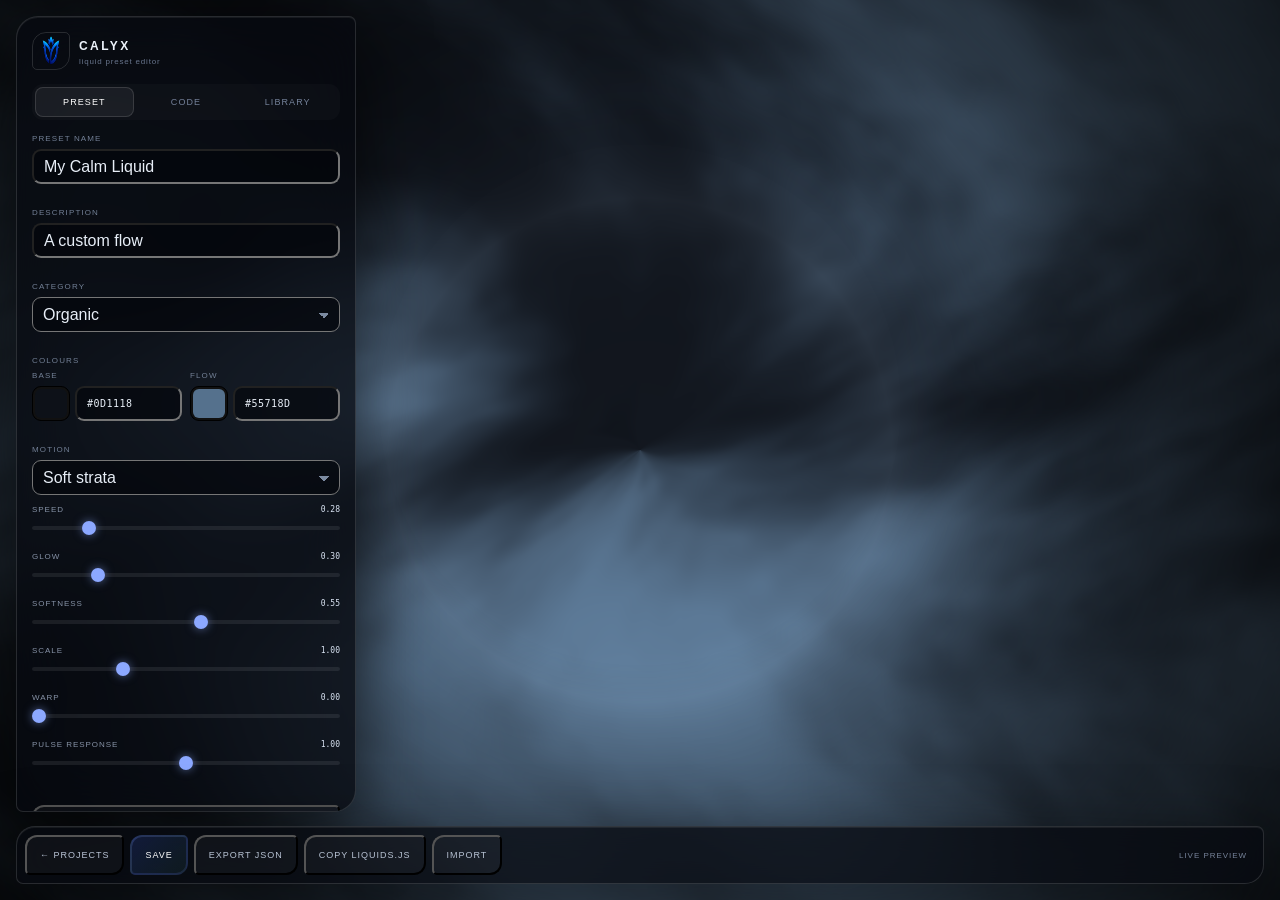
<file: editor.html>
<!DOCTYPE html>
<html lang="en">

<head>
  <meta charset="UTF-8">
  <meta name="viewport" content="width=device-width,initial-scale=1,maximum-scale=1,user-scalable=no">
  <title>Calyx — Preset Editor</title>
  <link rel="icon" type="image/png" href="icon.png">
  <style>
    * {
      box-sizing: border-box;
      margin: 0;
      padding: 0
    }

    html,
    body {
      width: 100%;
      height: 100%;
      overflow: hidden;
      background: #030509;
      color: #edf3fb;
      font-family: -apple-system, BlinkMacSystemFont, "SF Pro Display", "Segoe UI", sans-serif
    }

    button,
    input,
    select,
    textarea {
      font: inherit
    }

    button {
      cursor: pointer
    }

    #gl {
      position: fixed;
      inset: 0;
      width: 100%;
      height: 100%;
      display: block
    }

    .shade {
      position: fixed;
      inset: 0;
      pointer-events: none;
      background: radial-gradient(circle at 50% 45%, transparent 32%, #000b 100%);
      z-index: 2
    }

    .panel {
      position: fixed;
      z-index: 10;
      background: #070a11c2;
      border: 1px solid #fff2;
      backdrop-filter: blur(26px);
      box-shadow: 0 22px 70px #0009, inset 0 1px #fff1
    }

    /* ---------- SIDE PANEL ---------- */
    .side {
      left: 16px;
      top: 16px;
      bottom: 88px;
      width: 340px;
      border-radius: 22px 7px 22px 7px;
      padding: 15px;
      overflow-y: auto;
      overflow-x: hidden;
      scrollbar-width: thin;
      scrollbar-color: #ffffff30 transparent
    }

    .side::-webkit-scrollbar {
      width: 6px
    }

    .side::-webkit-scrollbar-thumb {
      background: #ffffff30;
      border-radius: 9px
    }

    .side::-webkit-scrollbar-thumb:hover {
      background: #ffffff50
    }

    .brand {
      display: flex;
      align-items: center;
      gap: 9px;
      margin-bottom: 14px;
      flex-shrink: 0
    }

    .brand img {
      width: 38px;
      height: 38px;
      border-radius: 14px 5px 14px 5px;
      border: 1px solid #fff2
    }

    .brand b {
      font-size: 12px;
      letter-spacing: .2em;
      text-transform: uppercase
    }

    .brand small {
      display: block;
      color: #68758c;
      font-size: 8px;
      margin-top: 3px;
      letter-spacing: .1em
    }

    /* ---------- TABS ---------- */
    .tabs {
      display: flex;
      gap: 3px;
      padding: 3px;
      background: #ffffff06;
      border: 1px solid #fff10;
      border-radius: 11px;
      margin-bottom: 14px;
      flex-shrink: 0
    }

    .tab {
      flex: 1;
      height: 30px;
      border: 1px solid transparent;
      background: transparent;
      color: #75829a;
      border-radius: 8px;
      font-size: 9px;
      letter-spacing: .12em;
      text-transform: uppercase;
      cursor: pointer;
      transition: .18s
    }

    .tab:hover {
      color: #c8d2e2
    }

    .tab.active {
      background: #ffffff0e;
      color: #fff;
      border-color: #fff2
    }

    .tab-panel {
      display: none;
      animation: panelFade .25s ease-out
    }

    .tab-panel.active {
      display: block
    }

    @keyframes panelFade {
      from {
        opacity: 0;
        transform: translateY(4px)
      }

      to {
        opacity: 1;
        transform: translateY(0)
      }
    }

    /* ---------- FORM ---------- */
    .section {
      border-top: 1px solid #fff12;
      padding-top: 12px;
      margin-top: 12px
    }

    .section:first-child {
      border-top: 0;
      padding-top: 0;
      margin-top: 0
    }

    .label {
      display: block;
      color: #738096;
      font-size: 8px;
      letter-spacing: .14em;
      text-transform: uppercase;
      margin-bottom: 6px
    }

    input[type=text],
    select {
      width: 100%;
      height: 35px;
      background: #02050a99;
      border: 1px solid #fff17;
      color: #e8eef7;
      border-radius: 9px;
      padding: 0 10px;
      outline: 0;
      transition: border-color .18s
    }

    input[type=text]:focus,
    select:focus {
      border-color: #8baeff66
    }

    select {
      appearance: none;
      background-image: linear-gradient(45deg, transparent 50%, #7b8aa0 50%),
        linear-gradient(135deg, #7b8aa0 50%, transparent 50%);
      background-position: calc(100% - 15px) 15px, calc(100% - 10px) 15px;
      background-size: 5px 5px, 5px 5px;
      background-repeat: no-repeat;
      padding-right: 30px
    }

    .row {
      display: grid;
      grid-template-columns: 1fr 1fr;
      gap: 8px
    }

    .field {
      margin-top: 9px
    }

    .colorWrap {
      display: flex;
      gap: 5px;
      align-items: stretch
    }

    .colorWrap input[type=color] {
      width: 38px;
      height: 35px;
      border: 1px solid #fff17;
      border-radius: 9px;
      background: #111;
      padding: 2px;
      cursor: pointer;
      flex-shrink: 0
    }

    .colorWrap input[type=color]::-webkit-color-swatch-wrapper {
      padding: 0
    }

    .colorWrap input[type=color]::-webkit-color-swatch {
      border: 0;
      border-radius: 6px
    }

    .colorWrap input[type=text] {
      flex: 1;
      min-width: 0;
      font-family: "SF Mono", Monaco, Menlo, Consolas, monospace;
      font-size: 10px;
      letter-spacing: .05em;
      text-transform: uppercase
    }

    /* ---------- SLIDERS ---------- */
    .slider {
      margin-top: 10px
    }

    .sliderHead {
      display: flex;
      justify-content: space-between;
      color: #8793a7;
      font-size: 8px;
      letter-spacing: .12em;
      text-transform: uppercase;
      margin-bottom: 4px
    }

    .sliderHead output {
      color: #dbe5f4;
      font-family: "SF Mono", Monaco, Menlo, Consolas, monospace;
      letter-spacing: 0
    }

    input[type=range] {
      width: 100%;
      -webkit-appearance: none;
      appearance: none;
      height: 20px;
      background: transparent;
      cursor: pointer
    }

    input[type=range]::-webkit-slider-runnable-track {
      height: 4px;
      background: #ffffff14;
      border-radius: 4px
    }

    input[type=range]::-webkit-slider-thumb {
      -webkit-appearance: none;
      appearance: none;
      width: 14px;
      height: 14px;
      border-radius: 50%;
      background: #8ca8ff;
      margin-top: -5px;
      box-shadow: 0 0 10px #8ca8ff88;
      transition: transform .15s
    }

    input[type=range]:hover::-webkit-slider-thumb {
      transform: scale(1.15)
    }

    input[type=range]::-moz-range-track {
      height: 4px;
      background: #ffffff14;
      border-radius: 4px
    }

    input[type=range]::-moz-range-thumb {
      width: 14px;
      height: 14px;
      border: 0;
      border-radius: 50%;
      background: #8ca8ff;
      box-shadow: 0 0 10px #8ca8ff88
    }

    /* ---------- BUTTONS ---------- */
    .btn {
      height: 40px;
      border: 1px solid #fff16;
      background: #ffffff08;
      color: #b9c4d5;
      padding: 0 13px;
      border-radius: 12px 5px 12px 5px;
      font-size: 9px;
      letter-spacing: .11em;
      transition: .18s;
      white-space: nowrap
    }

    .btn:hover {
      background: #ffffff12;
      color: #fff
    }

    .btn:active {
      transform: scale(.96)
    }

    .primary {
      background: linear-gradient(135deg, #426bff2c, #6ef1e310);
      color: #fff;
      border-color: #7596ff38
    }

    .btn.full {
      width: 100%;
      margin-top: 4px
    }

    .btn.chip {
      height: 26px;
      padding: 0 9px;
      border-radius: 8px 4px 8px 4px;
      font-size: 8px;
      letter-spacing: .08em
    }

    /* ---------- CODE TAB ---------- */
    .codeHelp {
      background: #ffffff05;
      border: 1px solid #fff10;
      border-radius: 10px;
      padding: 10px;
      font-size: 8px;
      line-height: 1.7;
      color: #8793a7;
      margin-bottom: 10px
    }

    .codeHelp b {
      color: #b9c4d5
    }

    .codeHelp code {
      font-family: "SF Mono", Monaco, Menlo, Consolas, monospace;
      background: #ffffff0a;
      padding: 1px 4px;
      border-radius: 3px;
      color: #cdd8e8
    }

    .codeHelp details {
      margin-top: 6px
    }

    .codeHelp summary {
      cursor: pointer;
      color: #9aa8bf;
      outline: 0
    }

    .codeHelp ul {
      margin: 6px 0 0 14px;
      padding: 0
    }

    .codeHelp li {
      margin: 3px 0
    }

    #customCode {
      width: 100%;
      min-height: 300px;
      background: #02050a;
      border: 1px solid #fff17;
      border-radius: 10px;
      color: #cdd8e8;
      padding: 12px;
      font-family: "SF Mono", Monaco, Menlo, Consolas, monospace;
      font-size: 11px;
      line-height: 1.65;
      resize: vertical;
      outline: 0;
      tab-size: 2;
      transition: border-color .18s;
      caret-color: #8ca8ff
    }

    #customCode:focus {
      border-color: #8baeff66
    }

    #customCode::placeholder {
      color: #445064
    }

    .snippetRow {
      display: flex;
      flex-wrap: wrap;
      gap: 5px;
      margin-top: 9px
    }

    .codeError {
      display: none;
      margin-top: 9px;
      padding: 9px 11px;
      background: #ff3b3b14;
      border: 1px solid #ff5b5b44;
      border-radius: 9px;
      color: #ffb0b0;
      font-family: "SF Mono", Monaco, Menlo, Consolas, monospace;
      font-size: 9px;
      line-height: 1.5;
      white-space: pre-wrap;
      word-break: break-word
    }

    .codeError.show {
      display: block
    }

    /* ---------- LIBRARY ---------- */
    .cards {
      display: grid;
      gap: 6px
    }

    .preset {
      display: flex;
      align-items: center;
      gap: 10px;
      border: 1px solid #fff12;
      background: #ffffff05;
      border-radius: 12px 5px 12px 5px;
      padding: 9px 11px;
      text-align: left;
      font-size: 10px;
      color: #dbe5f4;
      transition: .18s;
      cursor: pointer
    }

    .preset:hover {
      background: #ffffff0b;
      border-color: #fff3;
      transform: translateX(2px)
    }

    .preset .swatch {
      display: flex;
      gap: 3px;
      flex-shrink: 0
    }

    .preset .swatch i {
      display: block;
      width: 12px;
      height: 12px;
      border-radius: 50%;
      border: 1px solid #fff2
    }

    .preset .pInfo {
      flex: 1;
      min-width: 0
    }

    .preset .pInfo b {
      display: block;
      font-weight: 500;
      white-space: nowrap;
      overflow: hidden;
      text-overflow: ellipsis
    }

    .preset .pInfo small {
      display: block;
      color: #68758c;
      font-size: 8px;
      margin-top: 2px
    }

    .preset .pDel {
      width: 24px;
      height: 24px;
      border: 1px solid transparent;
      background: transparent;
      color: #5f6b7e;
      border-radius: 6px;
      font-size: 14px;
      line-height: 1;
      cursor: pointer;
      transition: .15s;
      flex-shrink: 0
    }

    .preset .pDel:hover {
      color: #ff8080;
      background: #ff3b3b18;
      border-color: #ff5b5b44
    }

    .empty {
      color: #5f6b7e;
      font-size: 9px;
      line-height: 1.7;
      padding: 12px 5px;
      text-align: center
    }

    /* ---------- BOTTOM BAR ---------- */
    .bottom {
      left: 16px;
      right: 16px;
      bottom: 16px;
      height: 58px;
      border-radius: 19px 7px 19px 7px;
      display: flex;
      align-items: center;
      gap: 6px;
      padding: 8px;
      overflow-x: auto;
      scrollbar-width: none
    }

    .bottom::-webkit-scrollbar {
      display: none
    }

    .spacer {
      flex: 1;
      min-width: 12px
    }

    .status {
      color: #77849a;
      font-size: 8px;
      letter-spacing: .12em;
      text-transform: uppercase;
      padding: 0 8px;
      white-space: nowrap;
      transition: color .25s
    }

    .status.success {
      color: #7ed7b9
    }

    .status.error {
      color: #ff8080
    }

    /* ---------- TOAST ---------- */
    .toast {
      position: fixed;
      bottom: 92px;
      left: 50%;
      transform: translateX(-50%) translateY(20px);
      padding: 12px 22px;
      background: #0a0e17e8;
      border: 1px solid #fff2;
      border-radius: 14px 6px 14px 6px;
      color: #e8eef7;
      font-size: 10px;
      letter-spacing: .12em;
      text-transform: uppercase;
      backdrop-filter: blur(20px);
      z-index: 100;
      opacity: 0;
      pointer-events: none;
      transition: opacity .3s, transform .3s;
      box-shadow: 0 18px 50px #0009
    }

    .toast.show {
      opacity: 1;
      transform: translateX(-50%) translateY(0)
    }

    .toast.success {
      border-color: #5bffa288;
      color: #b0ffd0
    }

    .toast.error {
      border-color: #ff5b5b88;
      color: #ffb0b0
    }

    /* ---------- RESPONSIVE ---------- */
    @media(max-width:820px) {
      .side {
        width: calc(100vw - 16px);
        left: 8px;
        top: 8px;
        bottom: 78px;
        padding: 12px
      }

      .bottom {
        left: 8px;
        right: 8px;
        bottom: 8px;
        height: 56px
      }

      .status {
        display: none
      }
    }

    @media(max-width:420px) {
      .tabs .tab {
        font-size: 8px;
        letter-spacing: .08em
      }

      .bottom .btn {
        padding: 0 10px;
        font-size: 8px
      }
    }
  </style>
</head>

<body>
  <canvas id="gl"></canvas>
  <div class="shade"></div>

  <aside class="panel side">
    <div class="brand">
      <img src="icon.png" alt="">
      <div><b>Calyx</b><small>liquid preset editor</small></div>
    </div>

    <div class="tabs">
      <button class="tab active" data-tab="preset">PRESET</button>
      <button class="tab" data-tab="code">CODE</button>
      <button class="tab" data-tab="presets">LIBRARY</button>
    </div>

    <!-- ============ PRESET TAB ============ -->
    <div class="tab-panel active" data-panel="preset">
      <div class="section">
        <label class="label">Preset name</label>
        <input id="name" type="text" value="My Calm Liquid" maxlength="32">
      </div>

      <div class="section">
        <label class="label">Description</label>
        <input id="desc" type="text" value="A custom flow" maxlength="48">
      </div>

      <div class="section">
        <label class="label">Category</label>
        <select id="cat">
          <option value="organic">Organic</option>
          <option value="energy">Energy</option>
          <option value="matter">Matter</option>
          <option value="strange">Strange</option>
        </select>
      </div>

      <div class="section">
        <label class="label">Colours</label>
        <div class="row">
          <div>
            <label class="label">Base</label>
            <div class="colorWrap">
              <input id="a" type="color" value="#0d1118">
              <input id="aHex" type="text" value="#0D1118" maxlength="7">
            </div>
          </div>
          <div>
            <label class="label">Flow</label>
            <div class="colorWrap">
              <input id="b" type="color" value="#55718d">
              <input id="bHex" type="text" value="#55718D" maxlength="7">
            </div>
          </div>
        </div>
      </div>

      <div class="section">
        <label class="label">Motion</label>
        <select id="motion">
          <option value="0">Soft strata</option>
          <option value="1">Cloudy flow</option>
          <option value="2">Slow fold</option>
          <option value="3">Gentle waves</option>
          <option value="4">Quiet facets</option>
          <option value="5">Warm drift</option>
          <option value="6">Water current</option>
          <option value="7">Soft rings</option>
          <option value="8">Rotational haze</option>
          <option value="9">Fine current</option>
          <option value="10">Floating cloud</option>
          <option value="11">Heavy flow</option>
          <option value="12">Viscous blend</option>
          <option value="13">Creamy ribbons</option>
          <option value="14">Faint rain</option>
          <option value="15">Velvet fold</option>
          <option value="16">Long waves</option>
          <option value="17">Still water</option>
          <option value="18">Mirror distortion</option>
          <option value="19">Dense lattice</option>
          <option value="20">Charged spiral</option>
          <option value="21">Earthy growth</option>
          <option value="22">Branching heat</option>
          <option value="23">Soft mirror</option>
          <option value="24">Fluid sheets</option>
          <option value="25">Floral turbulence</option>
          <option value="26">Pressure waves</option>
          <option value="27">Cracked convection</option>
          <option value="28">Planetary heat</option>
          <option value="29">Icy growth</option>
          <option value="30">Dark folds</option>
          <option value="31">Particle stream</option>
          <option value="-1">✨ Custom Code</option>
        </select>

        <div class="slider">
          <div class="sliderHead"><span>Speed</span><output id="speedOut">0.28</output></div>
          <input type="range" id="speed" min=".03" max="1.5" step=".01" value=".28">
        </div>
        <div class="slider">
          <div class="sliderHead"><span>Glow</span><output id="glowOut">0.30</output></div>
          <input type="range" id="glow" min="0" max="1.5" step=".01" value=".30">
        </div>
        <div class="slider">
          <div class="sliderHead"><span>Softness</span><output id="softOut">0.55</output></div>
          <input type="range" id="soft" min="0" max="1" step=".01" value=".55">
        </div>
        <div class="slider">
          <div class="sliderHead"><span>Scale</span><output id="scaleOut">1.00</output></div>
          <input type="range" id="scale" min=".2" max="3" step=".01" value="1">
        </div>
        <div class="slider">
          <div class="sliderHead"><span>Warp</span><output id="warpOut">0.00</output></div>
          <input type="range" id="warp" min="0" max="1" step=".01" value="0">
        </div>
        <div class="slider">
          <div class="sliderHead"><span>Pulse response</span><output id="pulseOut">1.00</output></div>
          <input type="range" id="pulse" min="0" max="2" step=".01" value="1">
        </div>
      </div>

      <div class="section">
        <button class="btn full" id="randomize">🎲 RANDOMIZE PARAMETERS</button>
      </div>
    </div>

    <!-- ============ CODE TAB ============ -->
    <div class="tab-panel" data-panel="code">
      <div class="codeHelp">
        Write custom GLSL motion code. Set <code>v</code> to your result (0.0 – 1.0).
        <details>
          <summary>Variables &amp; helpers</summary>
          <ul>
            <li><b>p</b> — vec2 position (origin centre)</li>
            <li><b>t</b> — float time × speed</li>
            <li><b>mouse</b> — vec2 mouse position</li>
            <li><b>d</b> — float distance from centre</li>
            <li><b>hash(vec2)</b> — pseudo-random 0–1</li>
            <li><b>noise(vec2)</b> — smooth value noise</li>
            <li><b>fbm(vec2)</b> — fractal Brownian motion</li>
            <li><b>rot(vec2, float)</b> — rotate a vector</li>
          </ul>
        </details>
      </div>

      <textarea id="customCode" spellcheck="false" placeholder="// Set v to your result..."></textarea>

      <div class="snippetRow">
        <button class="btn chip" data-snippet="flow">Flow</button>
        <button class="btn chip" data-snippet="warp">Warp</button>
        <button class="btn chip" data-snippet="rings">Rings</button>
        <button class="btn chip" data-snippet="grid">Grid</button>
        <button class="btn chip" data-snippet="radial">Radial</button>
        <button class="btn chip" data-snippet="cells">Cells</button>
        <button class="btn chip" data-snippet="clear">Clear</button>
      </div>

      <div class="codeError" id="codeError"></div>
    </div>

    <!-- ============ PRESETS TAB ============ -->
    <div class="tab-panel" data-panel="presets">
      <label class="label">Saved presets</label>
      <div id="saved" class="cards"></div>
    </div>
  </aside>

  <div class="panel bottom">
    <button class="btn" id="back">← PROJECTS</button>
    <button class="btn primary" id="save">SAVE</button>
    <button class="btn" id="export">EXPORT JSON</button>
    <button class="btn" id="copyJs">COPY LIQUIDS.JS</button>
    <button class="btn" id="import">IMPORT</button>
    <input id="file" type="file" accept=".json,application/json" hidden>
    <span class="spacer"></span>
    <span class="status" id="status">LIVE PREVIEW</span>
  </div>

  <div class="toast" id="toast"></div>

  <!-- ============================================================
       VERTEX SHADER
       ============================================================ -->
  <script id="vs" type="x-shader/x-vertex">
    attribute vec2 a_position;
    void main(){ gl_Position = vec4(a_position, 0., 1.); }
  </script>

  <!-- ============================================================
       FRAGMENT SHADER
       Custom code is injected at // __CUSTOM_CODE__
       ============================================================ -->
  <script id="fs" type="x-shader/x-fragment">
    precision mediump float;
    uniform vec2 u_resolution, u_mouse;
    uniform float u_time, u_pulse, u_speed, u_soft, u_glow;
    uniform float u_scale, u_warp, u_pulseAmt;
    uniform vec3 u_a, u_b;
    uniform int u_motion;

    float hash(vec2 p){ return fract(sin(dot(p, vec2(127.1, 311.7))) * 43758.5453); }
    float noise(vec2 p){
      vec2 i = floor(p), f = fract(p);
      f = f * f * (3. - 2. * f);
      return mix(mix(hash(i), hash(i + vec2(1., 0.)), f.x),
                 mix(hash(i + vec2(0., 1.)), hash(i + vec2(1., 1.)), f.x), f.y);
    }
    float fbm(vec2 p){
      float v = 0., a = .5;
      for(int i = 0; i < 5; i++){ v += noise(p) * a; p *= 2.; a *= .5; }
      return v;
    }
    vec2 rot(vec2 p, float a){ float c = cos(a), s = sin(a); return vec2(c*p.x - s*p.y, s*p.x + c*p.y); }

    void main(){
      vec2 uv = (gl_FragCoord.xy - .5 * u_resolution.xy) / min(u_resolution.x, u_resolution.y);
      vec2 mouse = (u_mouse - .5 * u_resolution.xy) / min(u_resolution.x, u_resolution.y);
      vec2 p = uv;
      float t = u_time * u_speed;
      float d = length(p);

      vec2 md = p - mouse;
      float mdist = length(md);
      if (mdist < .8) {
        p += normalize(md) * .055 * (1. - mdist / .8);
      }

      p *= u_scale;

      if (u_warp > 0.001) {
        p += vec2(fbm(p * 2. + t * .3), fbm(p * 2. + 5.3 + t * .25)) * u_warp * .3;
      }

      float v = 0.;

      if (u_motion == -1) {
        // __CUSTOM_CODE__
      } else if(u_motion == 0) {
        vec2 q = p; q.x += sin(q.y * 6. - t * .65) * .16;
        v = fbm(q * 2.7 + vec2(t * .06, -t * .03));
      } else if(u_motion == 1) {
        vec2 q = p * 2.5; v = fbm(q + vec2(t * .08, -t * .04));
      } else if(u_motion == 2) {
        vec2 q = rot(p, t * .05); v = fbm(q * 3.0);
        v = .5 + .5 * v + sin(q.x * 7. + v * 3. - t) * .08;
      } else if(u_motion == 3) {
        vec2 q = p; q.y += sin(q.x * 5. + t * .45) * .12;
        v = fbm(q * 3.2);
      } else if(u_motion == 4) {
        vec2 q = p * 3.; vec2 g = abs(fract(q) - .5);
        v = 1. - length(g) * 1.45;
        v = v * .7 + fbm(q + t * .04) * .3;
      } else if(u_motion == 5) {
        vec2 q = p * 2.1; v = fbm(q + vec2(t * .16, -t * .08));
        v = .5 + .5 * v;
      } else if(u_motion == 6) {
        vec2 q = p * 3.; q.y += sin(q.x * 5. + t * .5) * .10;
        v = fbm(q);
      } else if(u_motion == 7) {
        vec2 q = p * 2.8;
        v = sin(length(q + vec2(sin(t), cos(t)) * .12) * 7. - t) * .10 + .5 + fbm(q + t * .03) * .35;
      } else if(u_motion == 8) {
        vec2 q = rot(p, t * .035); v = fbm(q * 2.2);
      } else if(u_motion == 9) {
        vec2 q = p * 3.; v = fbm(q * 1.6 + vec2(t * .05, -t * .02));
        v += sin(q.x * 8. + q.y * 3. - t) * .08;
      } else if(u_motion == 10) {
        vec2 q = p * 3.5; v = fbm(q + vec2(sin(t * .3), cos(t * .25)) * .12);
      } else if(u_motion == 11) {
        vec2 q = p * 2.5; v = fbm(q);
        v += sin(q.x * 5. + fbm(q * 2.) * 2. - t * .35) * .10;
      } else if(u_motion == 12) {
        vec2 q = p; q.x += fbm(q * 2.) * .28;
        v = fbm(q * 3. + vec2(t * .035, -t * .018));
      } else if(u_motion == 13) {
        vec2 q = p * 2.; q.y += sin(q.x * 4. + t * .2) * .08;
        v = fbm(q * 2.);
        v += sin(q.x * 4. + v * 2. - t * .15) * .06;
      } else if(u_motion == 14) {
        vec2 q = p * 4.; float col = floor(q.x);
        float yy = fract(q.y + t * .12 * (.5 + hash(vec2(col, 2.))));
        v = smoothstep(.92, .12, yy) * .24 + fbm(q * .7) * .55;
      } else if(u_motion == 15) {
        vec2 q = rot(p, t * .02); v = fbm(q * 2.4);
        v += sin(q.x * 5. + v * 5. - t * .25) * .08;
      } else if(u_motion == 16) {
        vec2 q = p; q.y += sin(q.x * 4. + t * .25) * .14;
        v = fbm(q * 2.5);
      } else if(u_motion == 17) {
        vec2 q = p * 2.; v = fbm(q + vec2(sin(t * .2), cos(t * .17)) * .08);
        v += sin(q.x * 3. + q.y * 2. - t * .15) * .05;
      } else if(u_motion == 18) {
        vec2 q = p * 2.2; v = fbm(q + vec2(t * .04, -t * .02));
        v += sin(q.y * 6. + v * 2.) * .06;
      } else if(u_motion == 19) {
        vec2 q = p * 1.8; v = fbm(q * 2. + vec2(-t * .03, t * .06));
        v = pow(v, 1.2);
      } else if(u_motion == 20) {
        vec2 q = rot(p, t * .07); v = fbm(q * 2.5 + vec2(sin(t * .5), cos(t * .3)) * .1);
      } else if(u_motion == 21) {
        vec2 q = p * 3.2; v = fbm(q * .8 + vec2(t * .02, -t * .01));
        v += sin(q.x * 3. + q.y * 5. - t) * .1;
      } else if(u_motion == 22) {
        vec2 q = p * 2.4; v = fbm(q + vec2(t * .09, t * .04));
        v += sin(q.x * 7. + fbm(q * 3.) * 3. - t * .4) * .09;
      } else if(u_motion == 23) {
        vec2 q = p * 2.0; v = fbm(q + vec2(sin(t * .1), cos(t * .15)) * .2);
      } else if(u_motion == 24) {
        vec2 q = p * 2.6; v = fbm(q + vec2(t * .02, -t * .1));
        v += sin(q.y * 8. + t) * .07;
      } else if(u_motion == 25) {
        vec2 q = rot(p, t * .015); v = fbm(q * 2.8 + vec2(t * .05, 0.));
      } else if(u_motion == 26) {
        vec2 q = p * 2.4; v = fbm(q + vec2(t * .05, -t * .03));
        v = smoothstep(.2, .8, v);
      } else if(u_motion == 27) {
        vec2 q = p * 3.5; v = fbm(q) * (1. - length(p) * .5);
        v += sin(q.x * 4. + t * .3) * .06;
      } else if(u_motion == 28) {
        vec2 q = p * 2.2; v = fbm(q * 1.5 + vec2(t * .03, -t * .05));
        v = pow(v, 1.4);
      } else if(u_motion == 29) {
        vec2 q = p * 4.; vec2 g = abs(fract(q) - .5);
        v = max(g.x, g.y) * 2.;
        v = v * .5 + fbm(q * 1.2 + t * .04) * .5;
      } else if(u_motion == 30) {
        vec2 q = rot(p, t * .025); v = fbm(q * 2.6);
        v = v * v;
      } else if(u_motion == 31) {
        vec2 q = p * 2.5; v = fbm(q + vec2(t * .12, t * .06));
        v += sin(q.x * 3. - t * .2) * .08;
      } else {
        v = fbm(p * 2.5 + t * .02);
      }

      v = clamp(v, .02, .98);
      float structure = smoothstep(.15, .85, v);
      vec3 color = mix(u_a, u_b, structure);

      float detail = mix(.04, .16, u_soft);
      float highlight = pow(max(0., 1. - abs(v - .58) * 3.2), 2.) * detail * u_glow;
      float edge = smoothstep(.02, .18, 1. - abs(v - .5) * 2.) * .035 * u_glow;
      float pointer = exp(-length(p - mouse) * 6.) * .06 * u_glow;
      float pulse = exp(-abs(d - (.28 + u_pulse * .12)) * 25.) * .16 * u_glow * u_pulseAmt;
      color += vec3(.8, .9, 1.) * (highlight + edge + pointer + pulse);
      color *= 1.05 - .38 * smoothstep(.2, 1., d);

      gl_FragColor = vec4(max(color, vec3(0.)), 1.);
    }
  </script>

  <!-- ============================================================
       MAIN SCRIPT
       ============================================================ -->
  <script>
    "use strict";

    // ---------- Utilities ----------
    const $ = id => document.getElementById(id);
    const clamp = (v, a, b) => Math.min(b, Math.max(a, v));

    function toast(msg, type) {
      const t = $("toast");
      t.textContent = msg;
      t.className = "toast show" + (type ? " " + type : "");
      clearTimeout(t._timer);
      t._timer = setTimeout(() => t.classList.remove("show"), 2400);
    }

    function setStatus(msg, cls) {
      const s = $("status");
      s.textContent = msg;
      s.className = "status" + (cls ? " " + cls : "");
      clearTimeout(s._timer);
      s._timer = setTimeout(() => {
        s.textContent = "LIVE PREVIEW";
        s.className = "status";
      }, 1800);
    }

    function escapeStr(s) {
      return String(s).replace(/\\/g, "\\\\").replace(/"/g, '\\"');
    }

    function escapeForTemplate(s) {
      return String(s).replace(/\\/g, "\\\\").replace(/`/g, "\\`").replace(/\$\{/g, "\\${");
    }

    function rgb(hex) {
      hex = hex.replace("#", "");
      if (hex.length === 3) hex = hex.split("").map(c => c + c).join("");
      return [
        parseInt(hex.slice(0, 2), 16) / 255,
        parseInt(hex.slice(2, 4), 16) / 255,
        parseInt(hex.slice(4, 6), 16) / 255
      ];
    }

    // ---------- WebGL setup ----------
    const canvas = $("gl");
    const gl = canvas.getContext("webgl", { antialias: false, preserveDrawingBuffer: false });
    if (!gl) {
      document.body.innerHTML = '<div style="padding:30px;color:white">WebGL is unavailable in this browser.</div>';
      throw new Error("WebGL unavailable");
    }

    // Shared geometry (one buffer for the fullscreen quad)
    const quadBuf = gl.createBuffer();
    gl.bindBuffer(gl.ARRAY_BUFFER, quadBuf);
    gl.bufferData(gl.ARRAY_BUFFER,
      new Float32Array([-1, -1, 1, -1, -1, 1, -1, 1, 1, -1, 1, 1]),
      gl.STATIC_DRAW);

    let currentProgram = null;
    let currentAttribPos = -1;
    let U = {};

    function compileShader(type, src) {
      const s = gl.createShader(type);
      gl.shaderSource(s, src);
      gl.compileShader(s);
      if (!gl.getShaderParameter(s, gl.COMPILE_STATUS)) {
        const log = gl.getShaderInfoLog(s) || "Unknown shader error";
        gl.deleteShader(s);
        throw new Error(log);
      }
      return s;
    }

    function buildFragmentSource(customCode) {
      const base = $("fs").textContent;
      const useCustom = customCode && customCode.trim().length > 0;
      const injected = useCustom ? customCode : "v = fbm(p * 2.5 + t * 0.02);";
      return base.replace("// __CUSTOM_CODE__", injected);
    }

    function compileProgram(customCode) {
      const vsSrc = $("vs").textContent;
      const fsSrc = buildFragmentSource(customCode);

      const vs = compileShader(gl.VERTEX_SHADER, vsSrc);
      const fs = compileShader(gl.FRAGMENT_SHADER, fsSrc);

      const prog = gl.createProgram();
      gl.attachShader(prog, vs);
      gl.attachShader(prog, fs);
      gl.linkProgram(prog);

      gl.deleteShader(vs);
      gl.deleteShader(fs);

      if (!gl.getProgramParameter(prog, gl.LINK_STATUS)) {
        const log = gl.getProgramInfoLog(prog) || "Link failed";
        gl.deleteProgram(prog);
        throw new Error(log);
      }

      return prog;
    }

    function installProgram(prog) {
      if (currentProgram && currentProgram !== prog) {
        gl.deleteProgram(currentProgram);
      }
      currentProgram = prog;
      gl.useProgram(prog);

      U = {
        res: gl.getUniformLocation(prog, "u_resolution"),
        mouse: gl.getUniformLocation(prog, "u_mouse"),
        time: gl.getUniformLocation(prog, "u_time"),
        motion: gl.getUniformLocation(prog, "u_motion"),
        pulse: gl.getUniformLocation(prog, "u_pulse"),
        a: gl.getUniformLocation(prog, "u_a"),
        b: gl.getUniformLocation(prog, "u_b"),
        speed: gl.getUniformLocation(prog, "u_speed"),
        soft: gl.getUniformLocation(prog, "u_soft"),
        glow: gl.getUniformLocation(prog, "u_glow"),
        scale: gl.getUniformLocation(prog, "u_scale"),
        warp: gl.getUniformLocation(prog, "u_warp"),
        pulseAmt: gl.getUniformLocation(prog, "u_pulseAmt")
      };

      gl.bindBuffer(gl.ARRAY_BUFFER, quadBuf);
      currentAttribPos = gl.getAttribLocation(prog, "a_position");
      gl.enableVertexAttribArray(currentAttribPos);
      gl.vertexAttribPointer(currentAttribPos, 2, gl.FLOAT, false, 0, 0);
    }

    // ---------- Shader compilation control ----------
    let compileKey = "";
    let compileTimer = null;
    let lastGoodProgram = null;

    function showCodeError(msg) {
      const el = $("codeError");
      el.textContent = msg;
      el.classList.add("show");
    }

    function hideCodeError() {
      $("codeError").classList.remove("show");
    }

    function rebuildShader(immediate) {
      clearTimeout(compileTimer);
      const run = () => {
        const motion = +$("motion").value;
        const code = $("customCode").value;
        const key = motion + "|" + (motion === -1 ? code : "");
        if (key === compileKey && lastGoodProgram) return;
        compileKey = key;

        try {
          const prog = compileProgram(motion === -1 ? code : "");
          installProgram(prog);
          lastGoodProgram = prog;
          hideCodeError();
        } catch (e) {
          showCodeError("Shader error:\n" + e.message);
          if (lastGoodProgram) {
            installProgram(lastGoodProgram);
            currentProgram = lastGoodProgram;
          }
        }
      };
      if (immediate) run();
      else compileTimer = setTimeout(run, 400);
    }

    // ---------- Viewport ----------
    let dpr = 1, W = 1, H = 1;
    function resize() {
      dpr = Math.min(devicePixelRatio || 1, 1.25);
      W = Math.max(1, Math.floor(innerWidth * dpr));
      H = Math.max(1, Math.floor(innerHeight * dpr));
      canvas.width = W;
      canvas.height = H;
      gl.viewport(0, 0, W, H);
    }
    addEventListener("resize", resize, { passive: true });
    resize();

    // ---------- Pointer ----------
    let mx = innerWidth / 2, my = innerHeight / 2;
    let tx = mx, ty = innerHeight - my;
    let pulseVal = 0;   // animation pulse (renamed to avoid clashing with the slider)

    addEventListener("pointermove", e => {
      tx = e.clientX * dpr;
      ty = (innerHeight - e.clientY) * dpr;
    }, { passive: true });

    addEventListener("pointerdown", () => { pulseVal = 1; }, { passive: true });

    // ---------- Preset getters / setters ----------
    function getPreset() {
      return {
        name: $("name").value.trim() || "Untitled Liquid",
        desc: $("desc").value.trim() || "A custom flow",
        cat: $("cat").value,
        a: $("a").value,
        b: $("b").value,
        motion: +$("motion").value,
        speed: +$("speed").value,
        glow: +$("glow").value,
        soft: +$("soft").value,
        scale: +$("scale").value,
        warp: +$("warp").value,
        pulse: +$("pulse").value,
        custom: $("customCode").value
      };
    }

    function applyPreset(p) {
      $("name").value = p.name || "Untitled Liquid";
      $("desc").value = p.desc || "A custom flow";
      $("cat").value = p.cat || "organic";
      $("a").value = p.a || "#0d1118";
      $("b").value = p.b || "#55718d";
      $("motion").value = p.motion ?? 0;
      $("speed").value = p.speed ?? 0.28;
      $("glow").value = p.glow ?? 0.30;
      $("soft").value = p.soft ?? 0.55;
      $("scale").value = p.scale ?? 1.00;
      $("warp").value = p.warp ?? 0.00;
      $("pulse").value = p.pulse ?? 1.00;
      $("customCode").value = p.custom || "";
      syncUI();
      rebuildShader(true);
    }

    function syncUI() {
      ["speed", "glow", "soft", "scale", "warp", "pulse"].forEach(id => {
        const el = $(id + "Out");
        if (el) el.textContent = (+$(id).value).toFixed(2);
      });
      const aEl = $("a"), aHex = $("aHex");
      const bEl = $("b"), bHex = $("bHex");
      if (aEl && aHex) aHex.value = aEl.value.toUpperCase();
      if (bEl && bHex) bHex.value = bEl.value.toUpperCase();
    }

    // ---------- Color sync ----------
    $("a").addEventListener("input", () => { $("aHex").value = $("a").value.toUpperCase(); });
    $("b").addEventListener("input", () => { $("bHex").value = $("b").value.toUpperCase(); });

    function bindHexInput(hexEl, colorEl) {
      hexEl.addEventListener("input", () => {
        let v = hexEl.value.trim();
        if (v[0] !== "#") v = "#" + v;
        if (/^#[0-9a-f]{6}$/i.test(v)) colorEl.value = v;
      });
      hexEl.addEventListener("blur", () => {
        hexEl.value = colorEl.value.toUpperCase();
      });
    }
    bindHexInput($("aHex"), $("a"));
    bindHexInput($("bHex"), $("b"));

    // ---------- Sliders ----------
    ["speed", "glow", "soft", "scale", "warp", "pulse"].forEach(id => {
      $(id).addEventListener("input", syncUI);
    });

    // ---------- Motion ----------
    $("motion").addEventListener("change", () => {
      if (+$("motion").value === -1) {
        switchTab("code");
        // If the code area is empty, seed it with the default template
        if (!$("customCode").value.trim()) {
          $("customCode").value = DEFAULT_TEMPLATE;
        }
      }
      rebuildShader(true);
    });

    // ---------- Custom code ----------
    $("customCode").addEventListener("input", () => {
      if (+$("motion").value === -1) rebuildShader(false);
    });

    // ---------- Tabs ----------
    function switchTab(name) {
      document.querySelectorAll(".tab").forEach(t => t.classList.toggle("active", t.dataset.tab === name));
      document.querySelectorAll(".tab-panel").forEach(p => p.classList.toggle("active", p.dataset.panel === name));
    }

    document.querySelectorAll(".tab").forEach(t => {
      t.addEventListener("click", () => switchTab(t.dataset.tab));
    });

    // ---------- Snippets ----------
    const SNIPPETS = {
      flow: `vec2 q = p * 3.0;
q.x += sin(q.y * 5.0 + t * 0.5) * 0.15;
v = fbm(q + vec2(t * 0.05, -t * 0.03));`,
      warp: `vec2 q = p * 2.0;
vec2 w = vec2(fbm(q + t * 0.1), fbm(q + 5.2 + t * 0.15));
v = fbm(q + w * 2.0);`,
      rings: `float r = length(p);
v = sin(r * 12.0 - t * 2.0) * 0.5 + 0.5;
v *= exp(-r * 0.8);`,
      grid: `vec2 q = p * 4.0;
vec2 g = abs(fract(q) - 0.5);
v = 1.0 - length(g) * 1.6;
v = clamp(v, 0.0, 1.0);`,
      radial: `float a = atan(p.y, p.x);
float r = length(p);
v = sin(a * 6.0 + r * 8.0 - t * 1.5) * 0.5 + 0.5;`,
      cells: `vec2 q = p * 3.0;
vec2 i = floor(q);
vec2 f = fract(q);
float minD = 1.0;
for (int x = -1; x <= 1; x++) {
  for (int y = -1; y <= 1; y++) {
    vec2 n = vec2(float(x), float(y));
    vec2 pt = vec2(hash(i + n), hash(i + n + 7.7)) * vec2(0.6) + vec2(0.2);
    float dd = length(f - n - pt);
    minD = min(minD, dd);
  }
}
v = minD * 1.6;`
    };

    document.querySelectorAll("[data-snippet]").forEach(btn => {
      btn.addEventListener("click", () => {
        const key = btn.dataset.snippet;
        const ta = $("customCode");
        if (key === "clear") {
          ta.value = "";
        } else {
          const code = SNIPPETS[key];
          if (!code) return;
          const needsNewline = ta.value.length > 0 && !ta.value.endsWith("\n");
          ta.value += (needsNewline ? "\n\n" : "") + code;
        }
        if (+$("motion").value !== -1) {
          $("motion").value = "-1";
        }
        rebuildShader(true);
        ta.focus();
      });
    });

    // ---------- Default template ----------
    const DEFAULT_TEMPLATE = `// Custom motion code — set v to your result.
// Variables: p (vec2), t (float), mouse (vec2), d (float)
// Helpers:   hash(vec2), noise(vec2), fbm(vec2), rot(vec2, float)

vec2 q = p * 3.0;
q.x += sin(q.y * 5.0 + t * 0.5) * 0.15;
v = fbm(q + vec2(t * 0.05, -t * 0.03));`;

    // ---------- Library ----------
    function renderSaved() {
      const arr = JSON.parse(localStorage.getItem("calyx.presets") || "[]");
      const box = $("saved");
      box.innerHTML = "";

      if (!arr.length) {
        box.innerHTML = '<div class="empty">No saved presets yet.<br>Save one and it will live in this browser.</div>';
        return;
      }

      arr.forEach((o, i) => {
        const row = document.createElement("div");
        row.className = "preset";

        const swatch = document.createElement("div");
        swatch.className = "swatch";
        swatch.innerHTML = `<i style="background:${o.a}"></i><i style="background:${o.b}"></i>`;

        const info = document.createElement("div");
        info.className = "pInfo";
        const motionLabel = o.motion === -1 ? "custom" : "motion " + o.motion;
        info.innerHTML = `<b>${escapeStr(o.name)}</b><small>${escapeStr(o.cat || "organic")} · ${motionLabel}</small>`;

        const del = document.createElement("button");
        del.className = "pDel";
        del.textContent = "×";
        del.title = "Delete";
        del.addEventListener("click", (e) => {
          e.stopPropagation();
          const next = arr.filter((_, n) => n !== i);
          localStorage.setItem("calyx.presets", JSON.stringify(next));
          renderSaved();
          toast("Deleted " + o.name, "success");
        });

        row.appendChild(swatch);
        row.appendChild(info);
        row.appendChild(del);
        row.addEventListener("click", () => {
          applyPreset(o);
          toast("Loaded " + o.name, "success");
        });

        box.appendChild(row);
      });
    }

    // ---------- Save ----------
    $("save").addEventListener("click", () => {
      const o = getPreset();
      const arr = JSON.parse(localStorage.getItem("calyx.presets") || "[]");
      const i = arr.findIndex(x => x.name === o.name);
      if (i >= 0) arr[i] = o;
      else arr.unshift(o);
      localStorage.setItem("calyx.presets", JSON.stringify(arr));
      renderSaved();
      setStatus("SAVED • " + o.name, "success");
      toast("Saved " + o.name, "success");
    });

    // ---------- Export JSON ----------
    $("export").addEventListener("click", () => {
      const o = getPreset();
      const json = JSON.stringify(o, null, 2);
      const blob = new Blob([json], { type: "application/json" });
      const a = document.createElement("a");
      a.href = URL.createObjectURL(blob);
      a.download = o.name.toLowerCase().replace(/[^a-z0-9]+/g, "-") + ".json";
      a.click();
      URL.revokeObjectURL(a.href);
      setStatus("EXPORTED", "success");
      toast("Exported JSON", "success");
    });

    // ---------- Copy liquids.js entry ----------
    function buildLiquidJsEntry(p) {
      const props = [
        `name: "${escapeStr(p.name)}"`,
        `cat: "${escapeStr(p.cat)}"`,
        `desc: "${escapeStr(p.desc)}"`,
        `a: "${p.a}"`,
        `b: "${p.b}"`,
        `motion: ${p.motion}`,
        `speed: ${p.speed.toFixed(2)}`,
        `glow: ${p.glow.toFixed(2)}`,
        `soft: ${p.soft.toFixed(2)}`,
        `scale: ${p.scale.toFixed(2)}`,
        `warp: ${p.warp.toFixed(2)}`,
        `pulse: ${p.pulse.toFixed(2)}`
      ];
      if (p.motion === -1 && p.custom && p.custom.trim()) {
        props.push("custom: `" + escapeForTemplate(p.custom) + "`");
      }
      return "  {\n    " + props.join(",\n    ") + "\n  },";
    }

    $("copyJs").addEventListener("click", async () => {
      const o = getPreset();
      const code = buildLiquidJsEntry(o);
      try {
        await navigator.clipboard.writeText(code);
        setStatus("COPIED", "success");
        toast("liquids.js entry copied", "success");
      } catch (e) {
        const ta = document.createElement("textarea");
        ta.value = code;
        ta.style.position = "fixed";
        ta.style.opacity = "0";
        document.body.appendChild(ta);
        ta.select();
        try {
          document.execCommand("copy");
          toast("liquids.js entry copied", "success");
        } catch (e2) {
          toast("Copy failed — check console", "error");
          console.log(code);
        }
        document.body.removeChild(ta);
      }
    });

    // ---------- Import ----------
    $("import").addEventListener("click", () => $("file").click());

    $("file").addEventListener("change", (e) => {
      const f = e.target.files[0];
      if (!f) return;
      const r = new FileReader();
      r.onload = () => {
        try {
          const obj = JSON.parse(r.result);
          applyPreset(obj);
          setStatus("IMPORTED", "success");
          toast("Imported " + (obj.name || "preset"), "success");
        } catch (_) {
          setStatus("INVALID", "error");
          toast("Invalid preset file", "error");
        }
      };
      r.readAsText(f);
      e.target.value = "";
    });

    // ---------- Back ----------
    $("back").addEventListener("click", () => { location.href = "index.html"; });

    // ---------- Randomize ----------
    const ADJ = ["Silent", "Velvet", "Frozen", "Molten", "Ancient", "Neon", "Hollow", "Lucid", "Crimson", "Verdant", "Cosmic", "Fractured", "Gentle", "Wild", "Electric", "Drifting", "Deep", "Pale"];
    const NOUN = ["Tide", "Ember", "Bloom", "Vortex", "Drift", "Veil", "Pulse", "Current", "Haze", "Mirror", "Spiral", "Ash", "Rain", "Stone", "Vapor", "Shard", "Bloom", "Hush"];

    function rand(min, max) { return min + Math.random() * (max - min); }
    function randInt(min, max) { return Math.floor(rand(min, max + 1)); }

    function randomHex(light) {
      // Generate a hex colour, biased dark for base, brighter for accent
      const c = () => Math.floor(Math.random() * 256);
      if (light) {
        // accented colour: brighter channel
        let r = c(), g = c(), b = c();
        const m = Math.max(r, g, b);
        if (m < 140) { r += 60; g += 60; b += 60; }
        return "#" + [r, g, b].map(x => clamp(x, 0, 255).toString(16).padStart(2, "0")).join("");
      } else {
        // dark base
        return "#" + [c() * 0.25, c() * 0.25, c() * 0.3]
          .map(x => Math.floor(x).toString(16).padStart(2, "0")).join("");
      }
    }

    $("randomize").addEventListener("click", () => {
      const adj = ADJ[randInt(0, ADJ.length - 1)];
      const noun = NOUN[randInt(0, NOUN.length - 1)];
      const cats = ["organic", "energy", "matter", "strange"];
      const descBits = ["flow", "drift", "current", "surface", "motion", "field", "wave", "haze"];
      const desc = "A " + descBits[randInt(0, descBits.length - 1)] + " of " + adj.toLowerCase() + " " + noun.toLowerCase();

      const presets = [
        { name: adj + " " + noun, desc, cat: cats[randInt(0, 3)] },
      ];

      $("name").value = adj + " " + noun;
      $("desc").value = desc;
      $("cat").value = cats[randInt(0, 3)];
      $("a").value = randomHex(false);
      $("b").value = randomHex(true);
      $("motion").value = randInt(0, 31);
      $("speed").value = rand(0.15, 0.9).toFixed(2);
      $("glow").value = rand(0.15, 1.0).toFixed(2);
      $("soft").value = rand(0.2, 0.85).toFixed(2);
      $("scale").value = rand(0.6, 1.8).toFixed(2);
      $("warp").value = Math.random() < 0.4 ? rand(0.05, 0.6).toFixed(2) : "0.00";
      $("pulse").value = rand(0.5, 1.6).toFixed(2);

      syncUI();
      rebuildShader(true);
      toast("Randomized: " + $("name").value, "success");
    });

    // ---------- Render loop ----------
    let frameCount = 0;
    let lastTime = 0;

    function frame(t) {
      // Throttle to ~60fps using a minimum delta
      const dt = t - lastTime;
      if (dt < 14) {
        requestAnimationFrame(frame);
        return;
      }
      lastTime = t;
      frameCount++;

      mx += (tx - mx) * 0.08;
      my += (ty - my) * 0.08;
      pulseVal *= 0.92;

      const o = getPreset();

      gl.uniform2f(U.res, W, H);
      gl.uniform2f(U.mouse, mx, my);
      gl.uniform1f(U.time, t * 0.001);
      gl.uniform1i(U.motion, o.motion);
      gl.uniform1f(U.pulse, pulseVal);
      gl.uniform3fv(U.a, rgb(o.a));
      gl.uniform3fv(U.b, rgb(o.b));
      gl.uniform1f(U.speed, o.speed);
      gl.uniform1f(U.soft, o.soft);
      gl.uniform1f(U.glow, o.glow);
      gl.uniform1f(U.scale, o.scale);
      gl.uniform1f(U.warp, o.warp);
      gl.uniform1f(U.pulseAmt, o.pulse);

      gl.drawArrays(gl.TRIANGLES, 0, 6);
      requestAnimationFrame(frame);
    }

    // ---------- Init ----------
    syncUI();
    renderSaved();
    rebuildShader(true);  // compile initial program

    // If motion is -1 (custom) with empty code, seed with the template
    if (+$("motion").value === -1 && !$("customCode").value.trim()) {
      $("customCode").value = DEFAULT_TEMPLATE;
    }

    requestAnimationFrame(frame);

    // ---------- Keyboard shortcuts ----------
    addEventListener("keydown", e => {
      if (e.target.tagName === "INPUT" || e.target.tagName === "TEXTAREA" || e.target.tagName === "SELECT") return;

      if ((e.ctrlKey || e.metaKey) && e.key === "s") {
        e.preventDefault();
        $("save").click();
      }
      if ((e.ctrlKey || e.metaKey) && e.key === "e") {
        e.preventDefault();
        $("export").click();
      }
    });
  </script>
</body>

</html>
</file>
